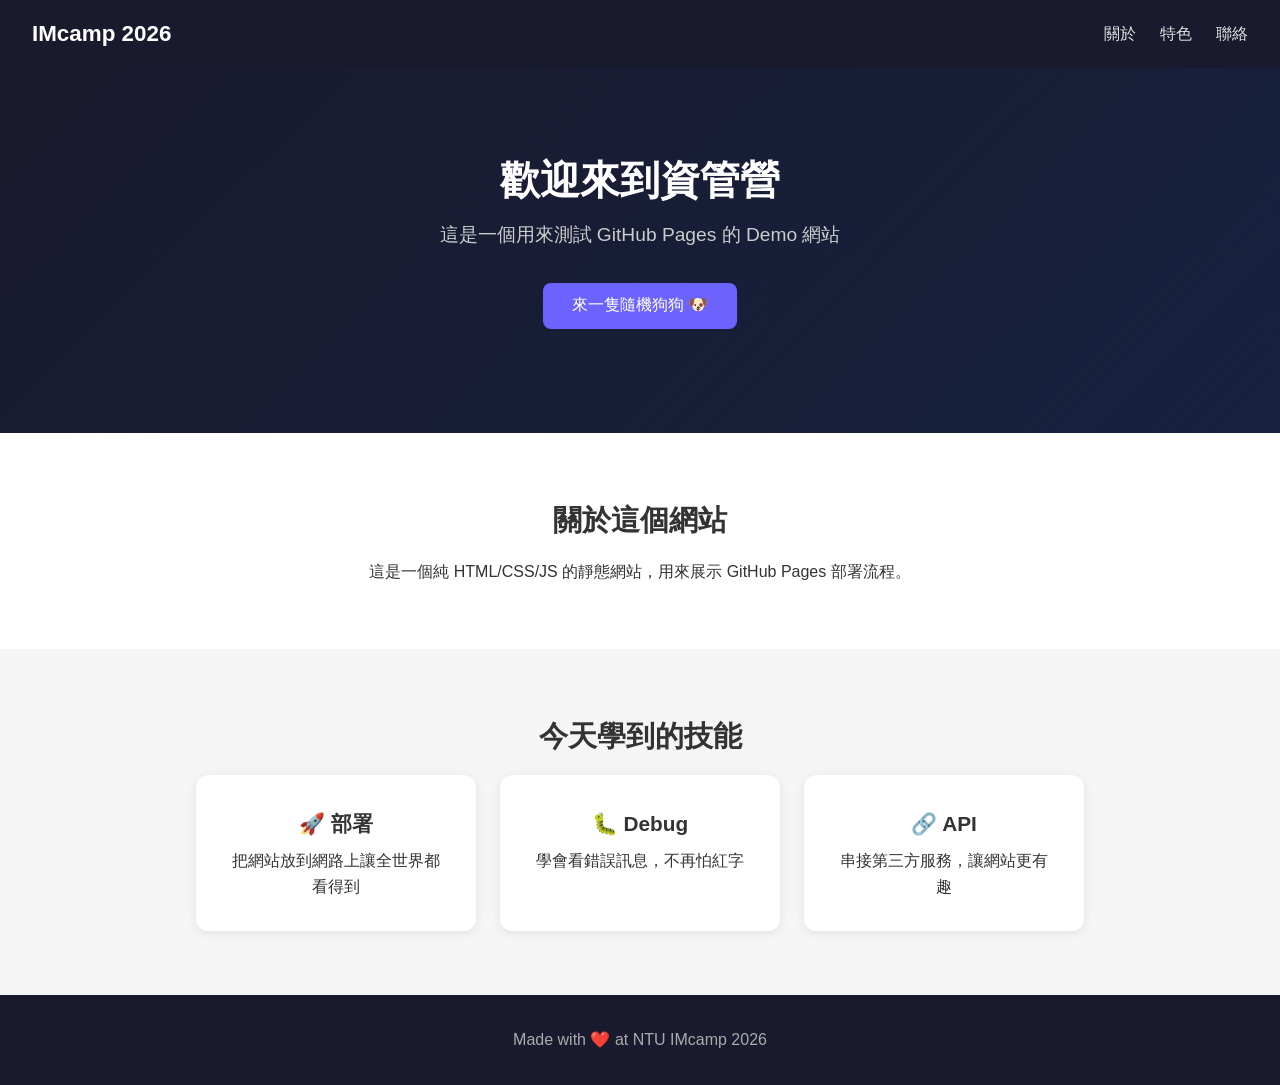
<file: index.html>
<!DOCTYPE html>
<html lang="zh-Hant">
<head>
  <meta charset="UTF-8">
  <meta http-equiv="refresh" content="0; url=demo-site/">
  <title>Redirecting...</title>
</head>
<body>
  <p>Redirecting to <a href="demo-site/">demo site</a>...</p>
</body>
</html>
</file>
<file: demo-site/style.css>
* {
  margin: 0;
  padding: 0;
  box-sizing: border-box;
}

body {
  font-family: -apple-system, BlinkMacSystemFont, "Segoe UI", Roboto, sans-serif;
  color: #333;
  line-height: 1.6;
}

.navbar {
  display: flex;
  justify-content: space-between;
  align-items: center;
  padding: 1rem 2rem;
  background: #1a1a2e;
  color: #fff;
  position: sticky;
  top: 0;
  z-index: 100;
}

.logo {
  font-size: 1.4rem;
  font-weight: bold;
}

.nav-links {
  display: flex;
  list-style: none;
  gap: 1.5rem;
}

.nav-links a {
  color: #e0e0e0;
  text-decoration: none;
  transition: color 0.2s;
}

.nav-links a:hover {
  color: #6c63ff;
}

.hero {
  text-align: center;
  padding: 5rem 2rem;
  background: linear-gradient(135deg, #1a1a2e, #16213e);
  color: #fff;
}

.hero h1 {
  font-size: 2.5rem;
  margin-bottom: 0.5rem;
}

.hero p {
  font-size: 1.2rem;
  color: #ccc;
  margin-bottom: 2rem;
}

.btn {
  padding: 0.8rem 1.8rem;
  font-size: 1rem;
  border: none;
  border-radius: 8px;
  background: #6c63ff;
  color: #fff;
  cursor: pointer;
  transition: background 0.2s, transform 0.1s;
}

.btn:hover {
  background: #5a52d5;
}

.btn:active {
  transform: scale(0.97);
}

#dog-container {
  margin-top: 1.5rem;
}

#dog-container img {
  max-width: 300px;
  border-radius: 12px;
  box-shadow: 0 4px 20px rgba(0, 0, 0, 0.3);
}

.section {
  padding: 4rem 2rem;
  max-width: 900px;
  margin: 0 auto;
  text-align: center;
}

.section h2 {
  font-size: 1.8rem;
  margin-bottom: 1rem;
}

.alt {
  max-width: 100%;
  background: #f5f5f5;
}

.cards {
  display: flex;
  gap: 1.5rem;
  justify-content: center;
  flex-wrap: wrap;
  max-width: 900px;
  margin: 0 auto;
}

.card {
  background: #fff;
  padding: 2rem;
  border-radius: 12px;
  box-shadow: 0 2px 10px rgba(0, 0, 0, 0.08);
  flex: 1;
  min-width: 220px;
  max-width: 280px;
}

.card h3 {
  font-size: 1.3rem;
  margin-bottom: 0.5rem;
}

.footer {
  text-align: center;
  padding: 2rem;
  background: #1a1a2e;
  color: #aaa;
}

/* Hamburger menu button (hidden on desktop) */
.menu-toggle {
  display: none;
  background: none;
  border: 1px solid #444;
  border-radius: 4px;
  color: #fff;
  font-size: 1.5rem;
  cursor: pointer;
  padding: 0.2rem 0.6rem;
  margin-left: auto;
  line-height: 1;
}

/* RWD */
@media (max-width: 768px) {
  .navbar {
    padding: 0.8rem 1.2rem;
  }

  .menu-toggle {
    display: block;
  }

  .navbar {
    flex-wrap: wrap;
  }

  .nav-links {
    display: none;
    flex-direction: column;
    width: 100%;
    background: #1a1a2e;
    padding: 0.8rem 0;
    gap: 0.5rem;
    order: 3;
  }

  .nav-links.open {
    display: flex;
  }

  .nav-links li {
    list-style: none;
    border-top: 1px solid #2a2a4e;
  }

  .nav-links a {
    display: block;
    padding: 0.6rem 0;
  }

  .hero {
    padding: 3rem 1.2rem;
  }

  .hero h1 {
    font-size: 1.8rem;
  }

  .hero p {
    font-size: 1rem;
  }

  .btn {
    padding: 0.7rem 1.4rem;
    font-size: 0.9rem;
  }

  #dog-container img {
    max-width: 90%;
  }

  .section {
    padding: 2.5rem 1.2rem;
  }

  .section h2 {
    font-size: 1.4rem;
  }

  .cards {
    flex-direction: column;
    align-items: stretch;
    padding: 0 0.5rem;
  }

  .card {
    max-width: 100%;
  }

  .card h3 {
    font-size: 1.1rem;
  }

  .footer {
    padding: 1.5rem 1rem;
    font-size: 0.9rem;
  }
}
</file>
